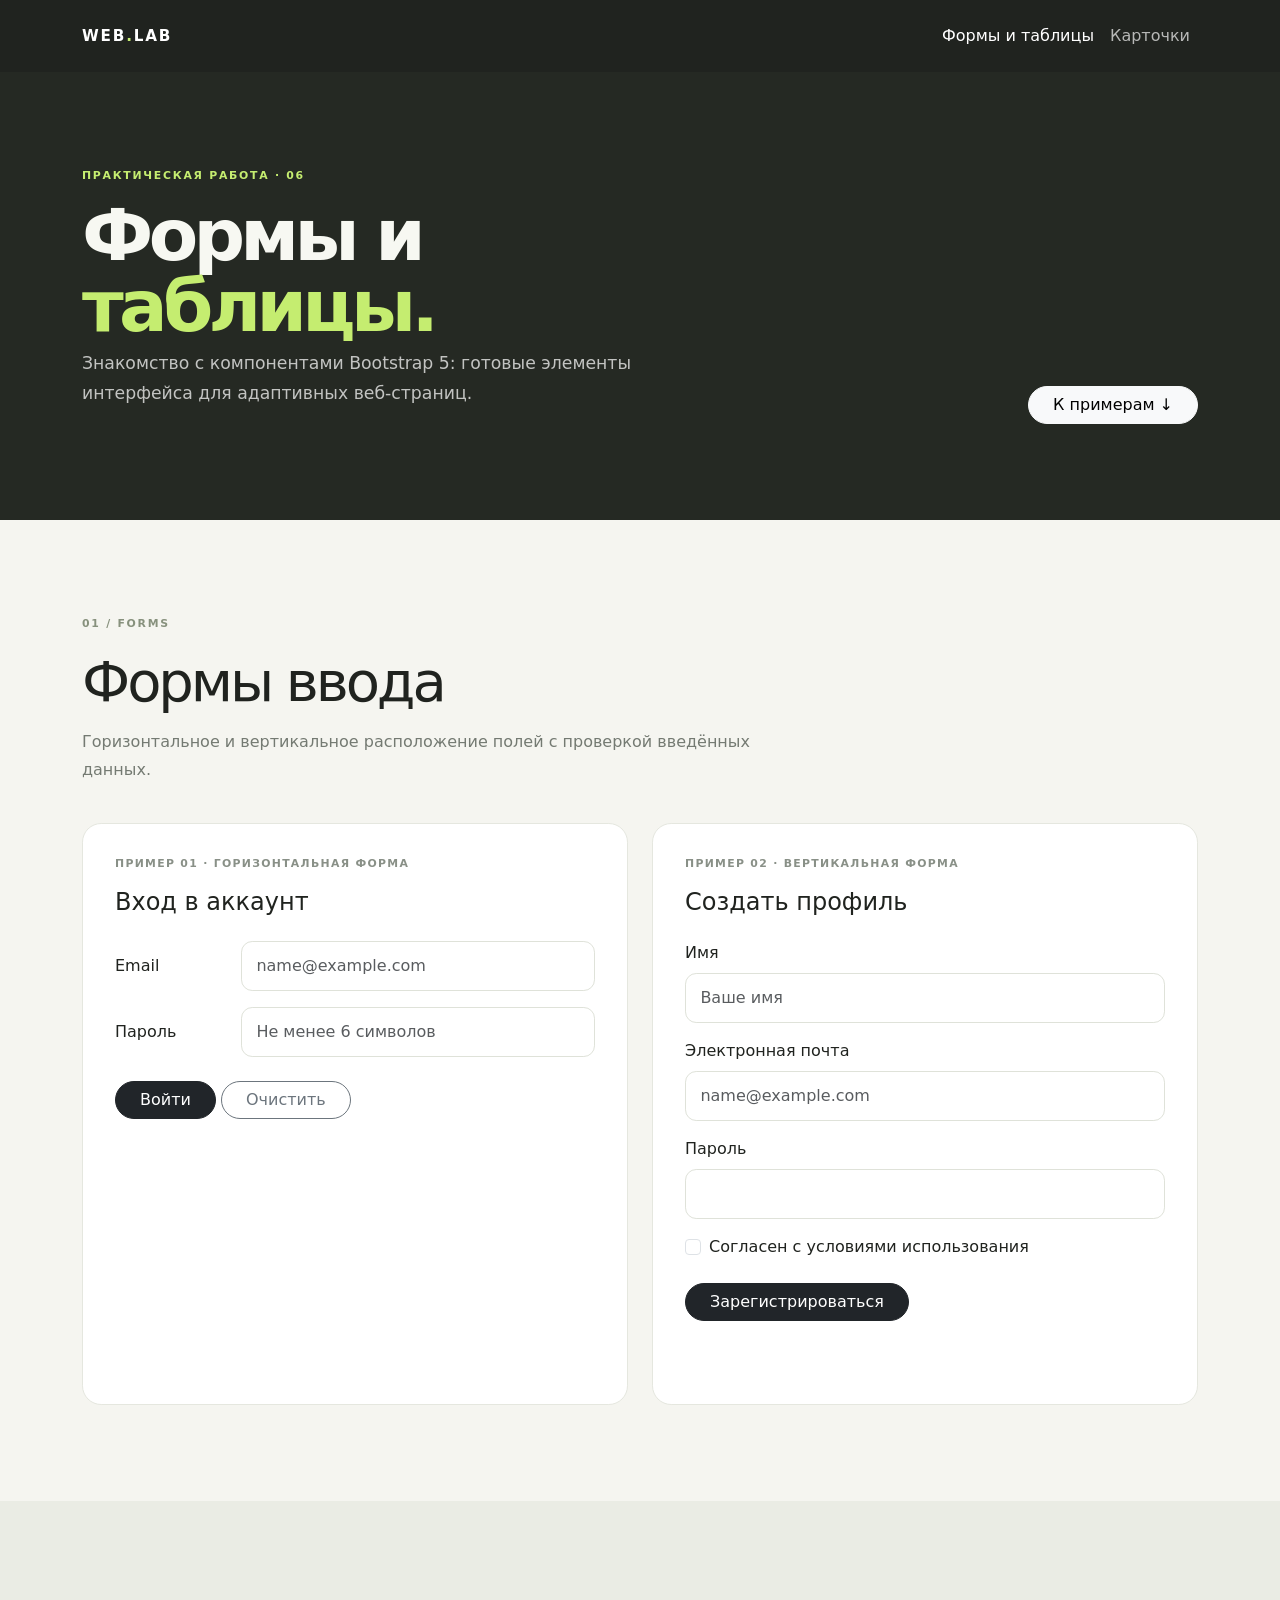
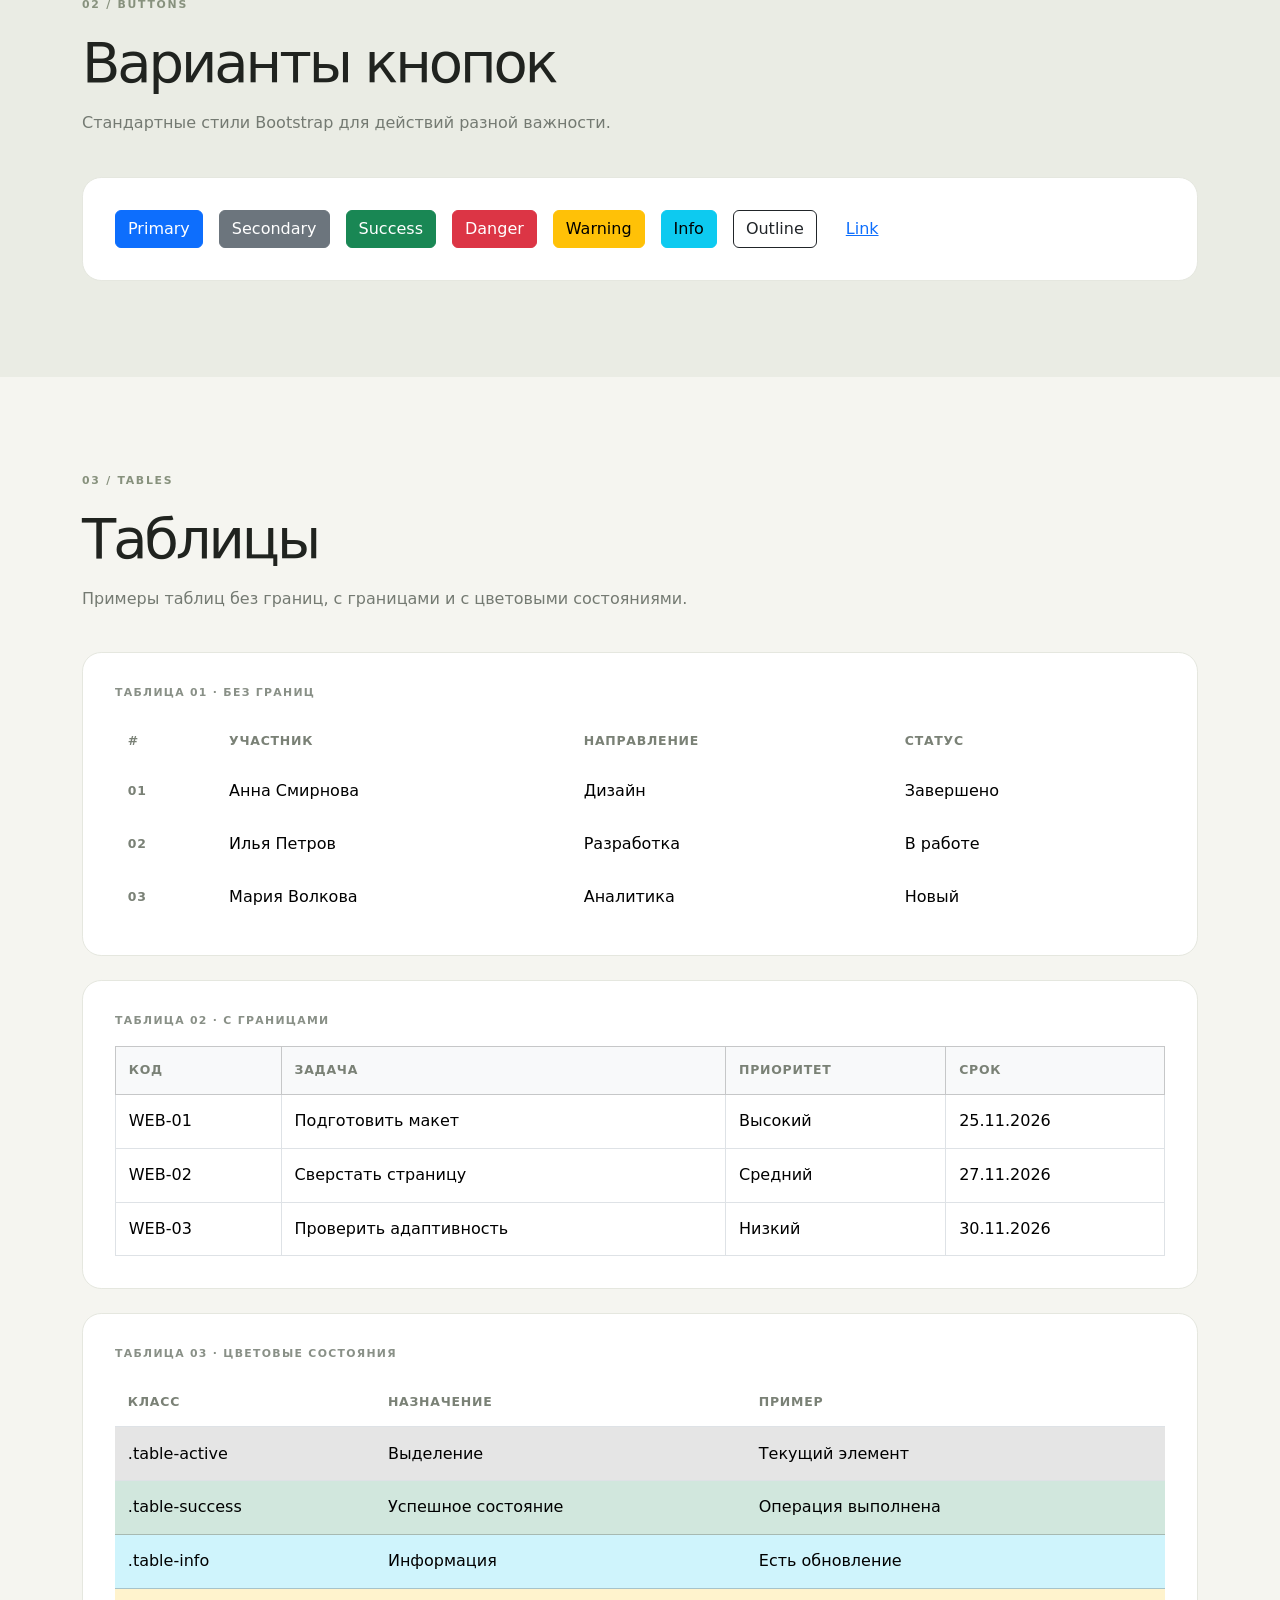
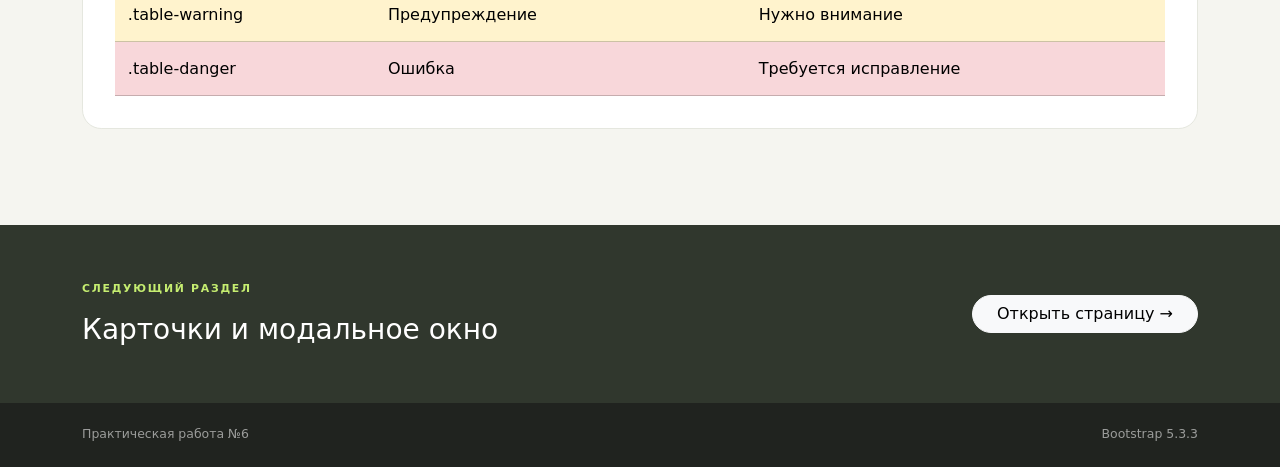
<file: index.html>
<!doctype html>
<html lang="ru"><head><meta charset="utf-8"><meta name="viewport" content="width=device-width,initial-scale=1"><meta name="description" content="Практическая работа №6: формы, кнопки и таблицы Bootstrap 5"><title>Задание 6 — Формы и таблицы</title><link href="https://cdn.jsdelivr.net/npm/bootstrap@5.3.3/dist/css/bootstrap.min.css" rel="stylesheet"><link rel="stylesheet" href="css/styles.css"></head>
<body><nav class="navbar navbar-expand-lg navbar-dark site-nav"><div class="container"><a class="navbar-brand fw-bold" href="index.html">WEB<span class="accent">.</span>LAB</a><button class="navbar-toggler" data-bs-toggle="collapse" data-bs-target="#nav" aria-label="Открыть меню"><span class="navbar-toggler-icon"></span></button><div class="collapse navbar-collapse" id="nav"><ul class="navbar-nav ms-auto"><li class="nav-item"><a class="nav-link active" href="index.html">Формы и таблицы</a></li><li class="nav-item"><a class="nav-link" href="cards.html">Карточки</a></li></ul></div></div></nav>
<header class="hero"><div class="container py-5"><p class="eyebrow">Практическая работа · 06</p><div class="row align-items-end"><div class="col-lg-8"><h1 class="display-2 fw-semibold">Формы и<br><span class="accent">таблицы.</span></h1><p class="lead hero-copy">Знакомство с компонентами Bootstrap 5: готовые элементы интерфейса для адаптивных веб-страниц.</p></div><div class="col-lg-4 text-lg-end"><a class="btn btn-light rounded-pill px-4" href="#forms">К примерам ↓</a></div></div></div></header>
<main><section class="section" id="forms"><div class="container"><div class="section-head"><p class="eyebrow">01 / Forms</p><h2>Формы ввода</h2><p>Горизонтальное и вертикальное расположение полей с проверкой введённых данных.</p></div><div class="row g-4"><div class="col-lg-6"><article class="panel h-100"><p class="panel-label">Пример 01 · Горизонтальная форма</p><h3 class="h4 mb-4">Вход в аккаунт</h3><form class="demo-form" data-success="Данные горизонтальной формы проверены."><div class="row align-items-center mb-3"><label class="col-sm-3 col-form-label" for="email1">Email</label><div class="col-sm-9"><input class="form-control" id="email1" type="email" placeholder="name@example.com" required></div></div><div class="row align-items-center mb-4"><label class="col-sm-3 col-form-label" for="pass1">Пароль</label><div class="col-sm-9"><input class="form-control" id="pass1" type="password" minlength="6" placeholder="Не менее 6 символов" required></div></div><button class="btn btn-dark rounded-pill px-4" type="submit">Войти</button> <button class="btn btn-outline-secondary rounded-pill px-4" type="reset">Очистить</button><p class="feedback mt-3" role="status" aria-live="polite"></p></form></article></div><div class="col-lg-6"><article class="panel h-100"><p class="panel-label">Пример 02 · Вертикальная форма</p><h3 class="h4 mb-4">Создать профиль</h3><form class="demo-form" data-success="Профиль успешно создан."><div class="mb-3"><label class="form-label" for="person">Имя</label><input class="form-control" id="person" placeholder="Ваше имя" required></div><div class="mb-3"><label class="form-label" for="email2">Электронная почта</label><input class="form-control" id="email2" type="email" placeholder="name@example.com" required></div><div class="mb-3"><label class="form-label" for="pass2">Пароль</label><input class="form-control" id="pass2" type="password" minlength="6" required></div><div class="form-check mb-4"><input class="form-check-input" type="checkbox" id="agree" required><label class="form-check-label" for="agree">Согласен с условиями использования</label></div><button class="btn btn-dark rounded-pill px-4" type="submit">Зарегистрироваться</button><p class="feedback mt-3" role="status" aria-live="polite"></p></form></article></div></div></div></section>
<section class="section muted"><div class="container"><div class="section-head"><p class="eyebrow">02 / Buttons</p><h2>Варианты кнопок</h2><p>Стандартные стили Bootstrap для действий разной важности.</p></div><div class="panel d-flex flex-wrap gap-3"><button class="btn btn-primary">Primary</button><button class="btn btn-secondary">Secondary</button><button class="btn btn-success">Success</button><button class="btn btn-danger">Danger</button><button class="btn btn-warning">Warning</button><button class="btn btn-info">Info</button><button class="btn btn-outline-dark">Outline</button><button class="btn btn-link">Link</button></div></div></section>
<section class="section"><div class="container"><div class="section-head"><p class="eyebrow">03 / Tables</p><h2>Таблицы</h2><p>Примеры таблиц без границ, с границами и с цветовыми состояниями.</p></div><article class="panel mb-4"><p class="panel-label">Таблица 01 · Без границ</p><div class="table-responsive"><table class="table table-borderless align-middle mb-0"><thead><tr><th>#</th><th>Участник</th><th>Направление</th><th>Статус</th></tr></thead><tbody><tr><th>01</th><td>Анна Смирнова</td><td>Дизайн</td><td>Завершено</td></tr><tr><th>02</th><td>Илья Петров</td><td>Разработка</td><td>В работе</td></tr><tr><th>03</th><td>Мария Волкова</td><td>Аналитика</td><td>Новый</td></tr></tbody></table></div></article><article class="panel mb-4"><p class="panel-label">Таблица 02 · С границами</p><div class="table-responsive"><table class="table table-bordered align-middle mb-0"><thead class="table-light"><tr><th>Код</th><th>Задача</th><th>Приоритет</th><th>Срок</th></tr></thead><tbody><tr><td>WEB-01</td><td>Подготовить макет</td><td>Высокий</td><td>25.11.2026</td></tr><tr><td>WEB-02</td><td>Сверстать страницу</td><td>Средний</td><td>27.11.2026</td></tr><tr><td>WEB-03</td><td>Проверить адаптивность</td><td>Низкий</td><td>30.11.2026</td></tr></tbody></table></div></article><article class="panel"><p class="panel-label">Таблица 03 · Цветовые состояния</p><div class="table-responsive"><table class="table table-hover align-middle mb-0"><thead><tr><th>Класс</th><th>Назначение</th><th>Пример</th></tr></thead><tbody><tr class="table-active"><td>.table-active</td><td>Выделение</td><td>Текущий элемент</td></tr><tr class="table-success"><td>.table-success</td><td>Успешное состояние</td><td>Операция выполнена</td></tr><tr class="table-info"><td>.table-info</td><td>Информация</td><td>Есть обновление</td></tr><tr class="table-warning"><td>.table-warning</td><td>Предупреждение</td><td>Нужно внимание</td></tr><tr class="table-danger"><td>.table-danger</td><td>Ошибка</td><td>Требуется исправление</td></tr></tbody></table></div></article></div></section>
<section class="next"><div class="container d-flex flex-column flex-md-row justify-content-between align-items-md-center gap-3"><div><p class="eyebrow">Следующий раздел</p><h2 class="h3 mb-0">Карточки и модальное окно</h2></div><a class="btn btn-light rounded-pill px-4" href="cards.html">Открыть страницу →</a></div></section></main><footer class="footer"><div class="container d-flex justify-content-between"><span>Практическая работа №6</span><span>Bootstrap 5.3.3</span></div></footer><script src="https://cdn.jsdelivr.net/npm/bootstrap@5.3.3/dist/js/bootstrap.bundle.min.js"></script><script src="js/app.js"></script></body></html>
</file>
<file: css/styles.css>
:root{--ink:#20231f;--muted:#747a72;--paper:#f5f5f0;--accent:#c5ed70;--line:#e5e7df}*{box-sizing:border-box}html{scroll-behavior:smooth}body{margin:0;color:var(--ink);background:var(--paper);font-family:Inter,system-ui,-apple-system,"Segoe UI",sans-serif}.site-nav{background:#20231f;padding:1rem 0}.navbar-brand{letter-spacing:.12em;font-size:.95rem}.nav-link{color:#ffffffad}.nav-link:hover,.nav-link.active{color:#fff}.accent{color:var(--accent)}.hero{background:#252923;color:#f7f8f2}.hero .container{padding-top:6rem!important;padding-bottom:6rem!important}.display-2{letter-spacing:-.065em;line-height:.98}.eyebrow{color:#87917d;text-transform:uppercase;letter-spacing:.16em;font-size:.68rem;font-weight:700}.hero .eyebrow,.next .eyebrow{color:var(--accent)}.hero-copy{max-width:650px;color:#ffffffb8;font-size:1.08rem;line-height:1.7}.section{padding:6rem 0}.muted{background:#eaece4}.section-head{max-width:680px;margin-bottom:2.5rem}.section-head h2{font-size:clamp(2.2rem,5vw,3.5rem);letter-spacing:-.055em;margin:.35rem 0 .8rem}.section-head>p:last-child{color:var(--muted);line-height:1.7}.panel{background:#fff;border:1px solid var(--line);border-radius:1.2rem;padding:clamp(1.25rem,3vw,2rem)}.panel-label{color:#899087;font-size:.68rem;text-transform:uppercase;letter-spacing:.12em;font-weight:700}.form-control{border-color:#dfe2d9;border-radius:.7rem;padding:.75rem .9rem}.form-control:focus{border-color:#9abf4c;box-shadow:0 0 0 .2rem #9abf4c29}.form-check-input:checked{background-color:#30372b;border-color:#30372b}.feedback{color:#28734a;font-size:.88rem;min-height:1.2rem}.table th{font-size:.78rem;color:#7a8176;font-weight:650;text-transform:uppercase;letter-spacing:.06em}.table td,.table th{padding:.9rem .8rem}.next{padding:3.5rem 0;background:#30372d;color:#fff}.footer{background:#20231f;color:#ffffff8c;padding:1.4rem 0;font-size:.78rem}.animal-card{border:0;border-radius:1.15rem;overflow:hidden;background:#fff;box-shadow:0 10px 35px #1f241b0e}.animal-card .card-img-top{height:260px;object-fit:cover;background:#d9dfd0}.animal-card .card-title{letter-spacing:-.035em}.animal-card .card-text{line-height:1.7}.modal-clean{border:0;border-radius:1.2rem}.modal-clean .form-control{background:#fafbf8}@media(max-width:767.98px){.hero .container{padding-top:4.5rem!important;padding-bottom:4.5rem!important}.section{padding:4rem 0}.animal-card .card-img-top{height:230px}}
</file>
